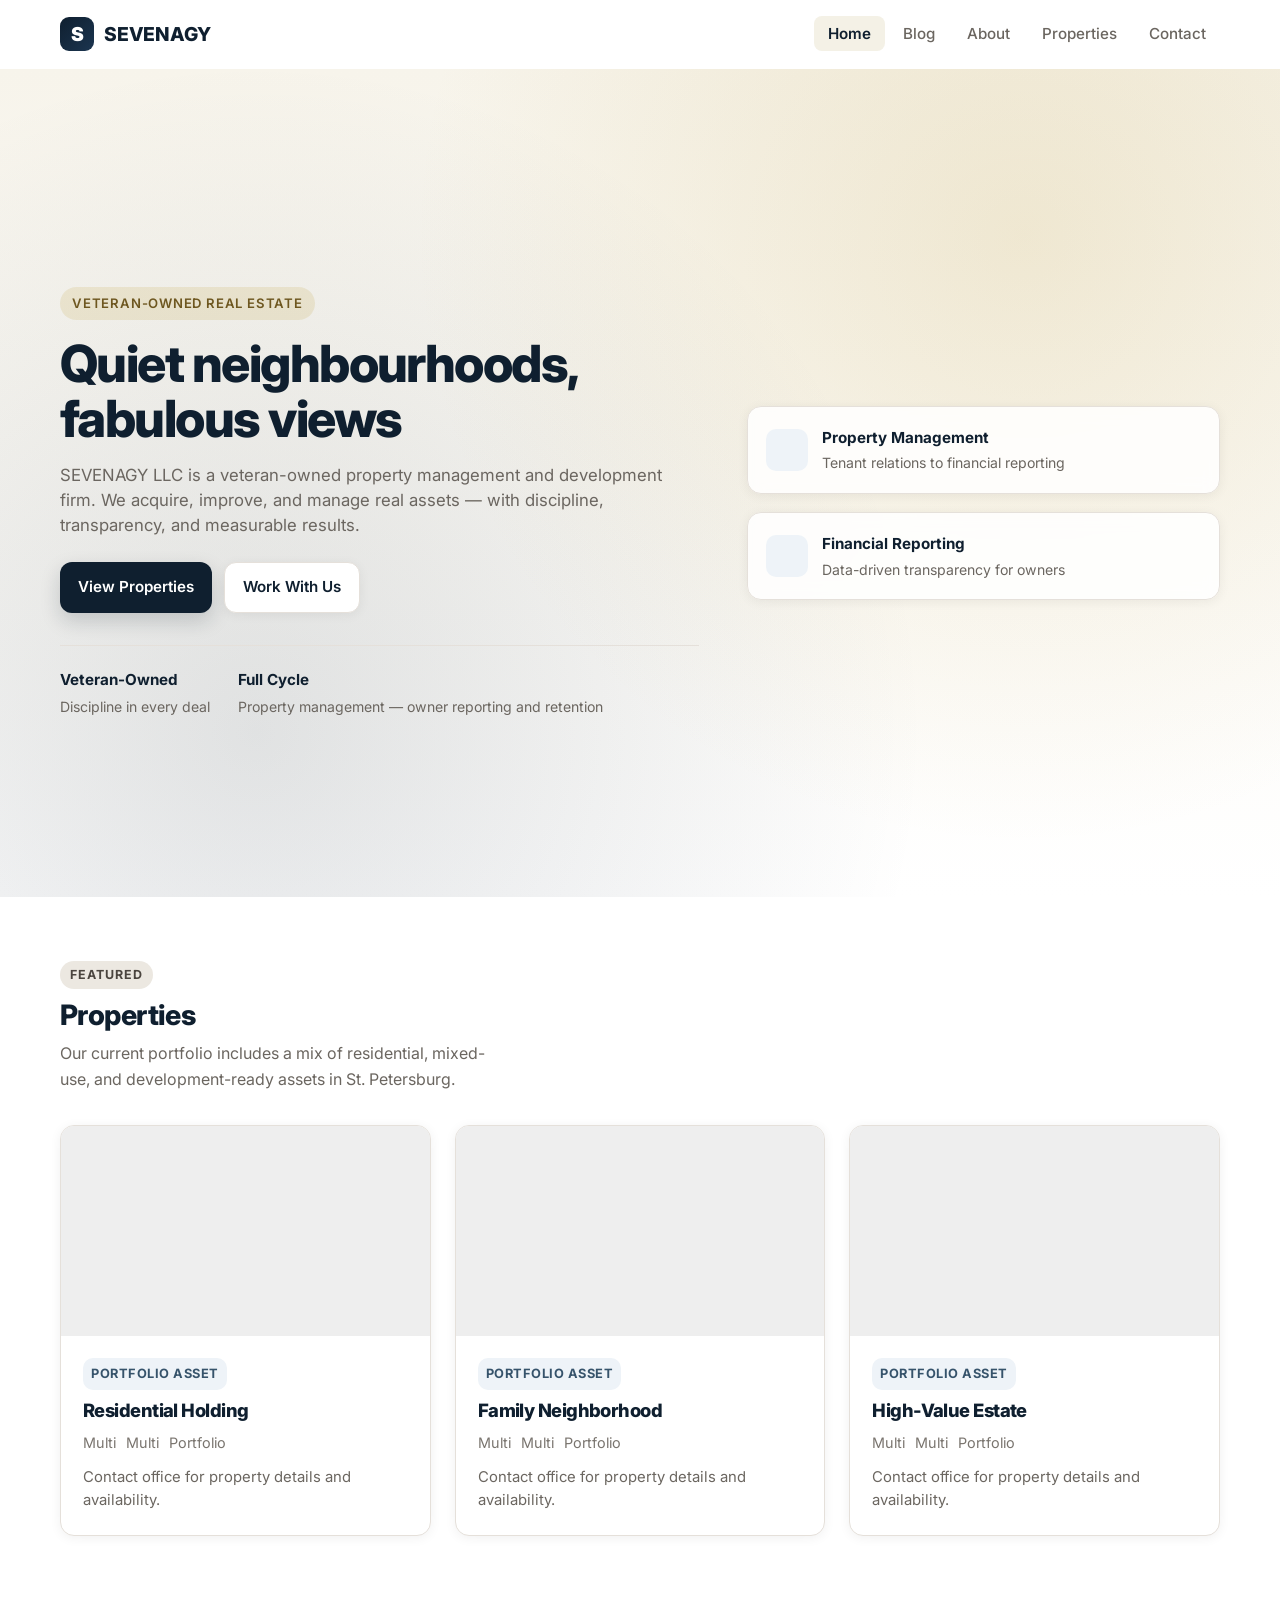
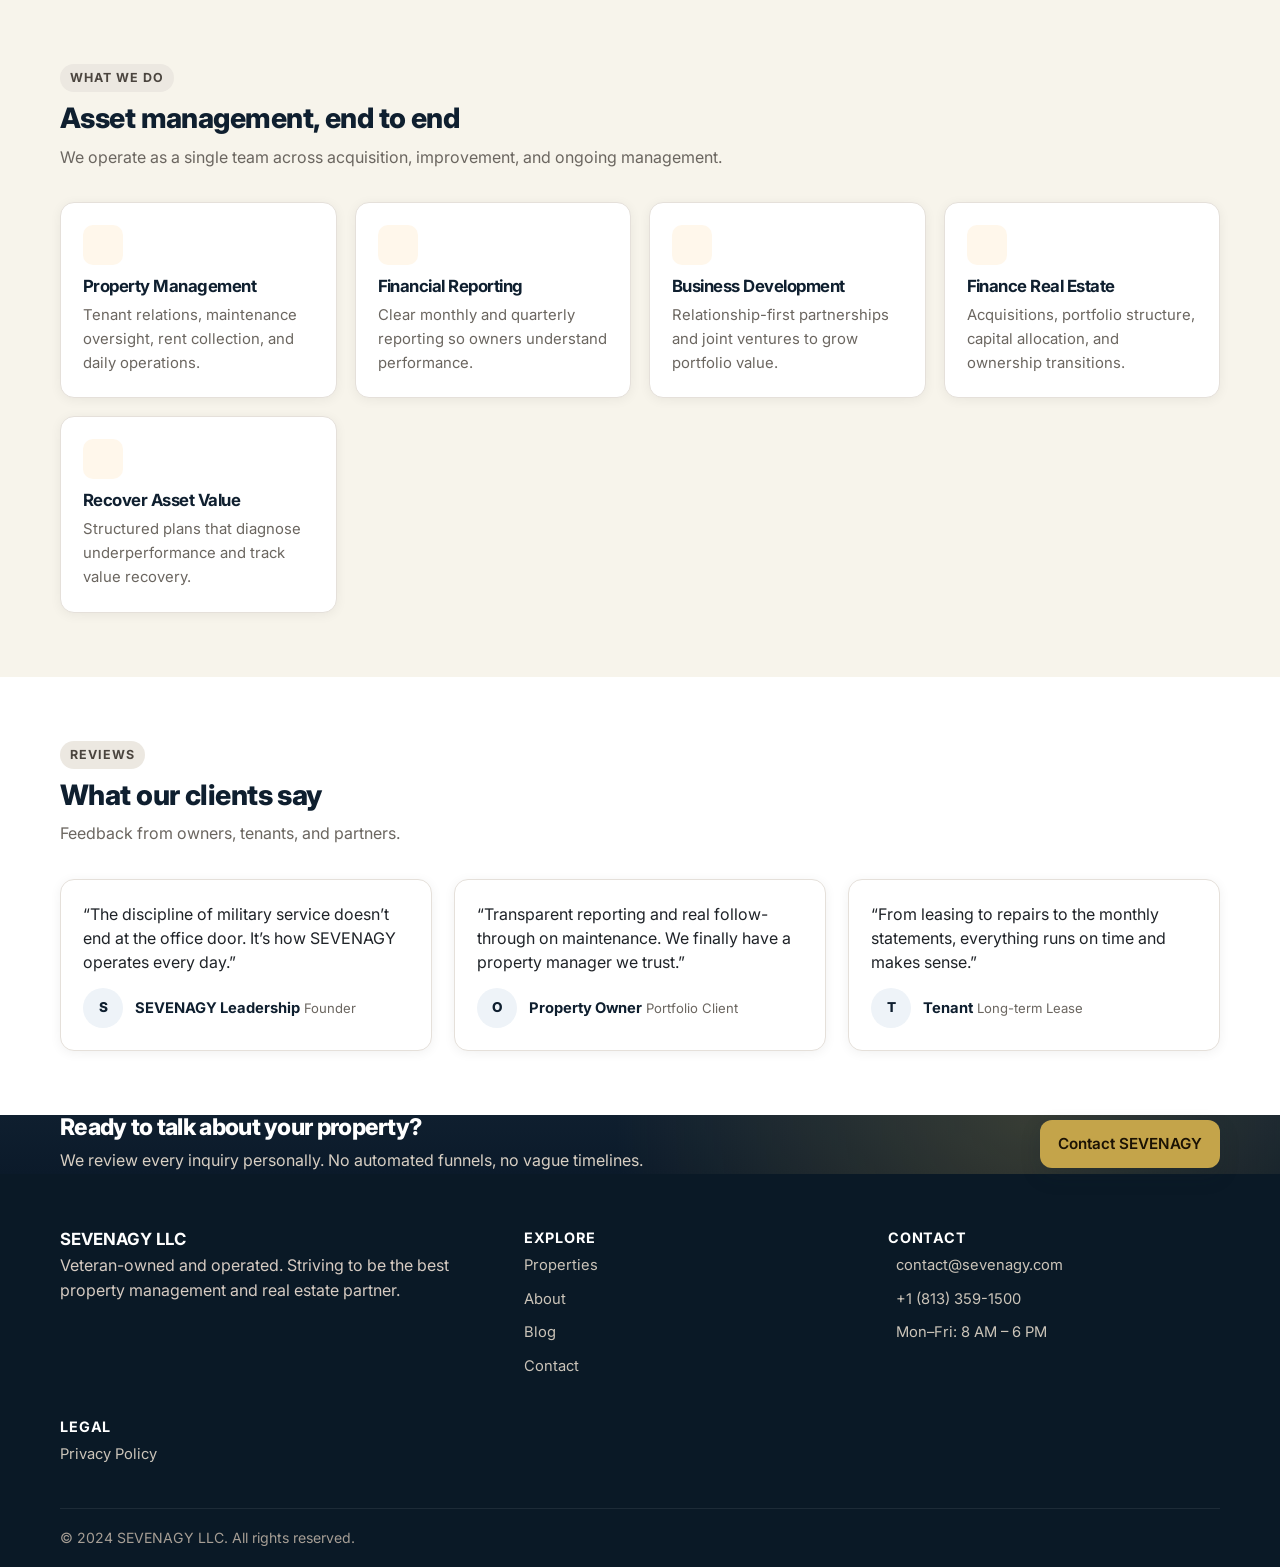
<file: index.html>
<!DOCTYPE html>
<html lang="en">
<head>
  <meta charset="UTF-8">
  <meta name="viewport" content="width=device-width, initial-scale=1.0">
  <title>SEVENAGY LLC — Property & Real Estate</title>
  <link rel="stylesheet" href="css/style.css">
  <link href="https://fonts.googleapis.com/css2?family=Fraunces:opsz,wght,SOFT,WONK,slnt,ital@9..144,700;9..144,800&family=Inter:wght@400;500;600;700;800;900&display=swap" rel="stylesheet">
  <link rel="preconnect" href="https://cdnjs.cloudflare.com">
  <link rel="preconnect" href="https://fonts.googleapis.com">
  <link rel="canonical" href="https://sevenagy.thoangai.fans/">
  <meta name="description" content="SEVENAGY LLC is a veteran-owned property management and real estate firm in St. Petersburg, Florida.">
  <meta property="og:title" content="SEVENAGY LLC — Property & Real Estate">
  <meta property="og:description" content="SEVENAGY LLC is a veteran-owned property management and real estate firm in St. Petersburg, Florida.">
  <meta property="og:url" content="https://sevenagy.thoangai.fans/">
  <meta property="og:type" content="website">
  <meta name="twitter:card" content="summary">
  <link rel="icon" href="favicon.ico">
</head>
<body>
  <a class="skip-link" href="#main">Skip to content</a>
  <main id="main">
  <nav class="nav" id="nav">
    <div class="container nav-inner">
      <a href="index.html" class="logo"><span class="logo-mark">S</span><span>SEVENAGY</span></a>
      <button class="hamburger" id="hamburger" aria-label="Menu"><span></span><span></span><span></span></button>
      <ul class="nav-links" id="navLinks">
        <li><a href="index.html" class="active">Home</a></li>
        <li><a href="blog.html">Blog</a></li>
        <li><a href="about.html">About</a></li>
        <li><a href="properties.html">Properties</a></li>
        <li><a href="contact.html">Contact</a></li>
      </ul>
    </div>
  </nav>

  <header class="hero">
    <div class="container hero-grid">
      <div>
        <span class="hero-kicker reveal">Veteran-Owned Real Estate</span>
        <h1 class="hero-title reveal">Quiet neighbourhoods,<br>fabulous views</h1>
        <p class="hero-sub reveal">SEVENAGY LLC is a veteran-owned property management and development firm. We acquire, improve, and manage real assets — with discipline, transparency, and measurable results.</p>
        <div class="hero-btns reveal">
          <a href="properties.html" class="btn btn-primary">View Properties</a>
          <a href="contact.html" class="btn btn-secondary">Work With Us</a>
        </div>
        <div class="hero-stats reveal">
          <div>
            <span class="hero-stat-num">Veteran-Owned</span>
            <span class="hero-stat-label">Discipline in every deal</span>
          </div>
          <div>
            <span class="hero-stat-num">Full Cycle</span>
            <span class="hero-stat-label">Property management — owner reporting and retention</span>
          </div>
        </div>
      </div>
      <div class="hero-visual reveal">
        <div class="hero-card">
          <div class="hero-card-row">
            <div class="hero-card-icon"><i class="fas fa-building"></i></div>
            <div>
              <strong>Property Management</strong>
              <span>Tenant relations to financial reporting</span>
            </div>
          </div>
        </div>
        <div class="hero-card">
          <div class="hero-card-row">
            <div class="hero-card-icon"><i class="fas fa-file-invoice-dollar"></i></div>
            <div>
              <strong>Financial Reporting</strong>
              <span>Data-driven transparency for owners</span>
            </div>
          </div>
        </div>
      </div>
    </div>
  </header>

  <section class="section">
    <div class="container">
      <div class="section-header reveal">
        <span class="section-tag">Featured</span>
        <h2 class="section-title">Properties</h2>
        <p class="section-sub">Our current portfolio includes a mix of residential, mixed-use, and development-ready assets in St. Petersburg.</p>
      </div>
      <div class="properties-grid stagger">
        <div class="property-card">
          <div class="property-img" style="background-image: url('https://images.unsplash.com/photo-1564013799919-ab600027ffc6?fit=crop&w=800');"></div>
          <div class="property-body">
            <div class="property-price">Portfolio Asset</div>
            <h3 class="property-title">Residential Holding</h3>
            <div class="property-meta"><span><i class="fas fa-bed"></i> Multi</span><span><i class="fas fa-bath"></i> Multi</span><span><i class="fas fa-ruler-combined"></i> Portfolio</span></div>
            <p class="property-address">Contact office for property details and availability.</p>
          </div>
        </div>
        <div class="property-card">
          <div class="property-img" style="background-image: url('https://images.unsplash.com/photo-1600596542815-ffad4c1539a9?fit=crop&w=800');"></div>
          <div class="property-body">
            <div class="property-price">Portfolio Asset</div>
            <h3 class="property-title">Family Neighborhood</h3>
            <div class="property-meta"><span><i class="fas fa-bed"></i> Multi</span><span><i class="fas fa-bath"></i> Multi</span><span><i class="fas fa-ruler-combined"></i> Portfolio</span></div>
            <p class="property-address">Contact office for property details and availability.</p>
          </div>
        </div>
        <div class="property-card">
          <div class="property-img" style="background-image: url('https://images.unsplash.com/photo-1512917774080-9991f1c4c750?fit=crop&w=800');"></div>
          <div class="property-body">
            <div class="property-price">Portfolio Asset</div>
            <h3 class="property-title">High-Value Estate</h3>
            <div class="property-meta"><span><i class="fas fa-bed"></i> Multi</span><span><i class="fas fa-bath"></i> Multi</span><span><i class="fas fa-ruler-combined"></i> Portfolio</span></div>
            <p class="property-address">Contact office for property details and availability.</p>
          </div>
        </div>
      </div>
    </div>
  </section>

  <section class="section alt">
    <div class="container">
      <div class="section-header reveal">
        <span class="section-tag">What We Do</span>
        <h2 class="section-title">Asset management, end to end</h2>
        <p class="section-sub">We operate as a single team across acquisition, improvement, and ongoing management.</p>
      </div>
      <div class="services-grid stagger">
        <div class="service-card">
          <div class="service-icon"><i class="fas fa-building"></i></div>
          <h3>Property Management</h3>
          <p>Tenant relations, maintenance oversight, rent collection, and daily operations.</p>
        </div>
        <div class="service-card">
          <div class="service-icon"><i class="fas fa-file-invoice-dollar"></i></div>
          <h3>Financial Reporting</h3>
          <p>Clear monthly and quarterly reporting so owners understand performance.</p>
        </div>
        <div class="service-card">
          <div class="service-icon"><i class="fas fa-handshake"></i></div>
          <h3>Business Development</h3>
          <p>Relationship-first partnerships and joint ventures to grow portfolio value.</p>
        </div>
        <div class="service-card">
          <div class="service-icon"><i class="fas fa-landmark"></i></div>
          <h3>Finance Real Estate</h3>
          <p>Acquisitions, portfolio structure, capital allocation, and ownership transitions.</p>
        </div>
        <div class="service-card">
          <div class="service-icon"><i class="fas fa-gem"></i></div>
          <h3>Recover Asset Value</h3>
          <p>Structured plans that diagnose underperformance and track value recovery.</p>
        </div>
      </div>
    </div>
  </section>

  <section class="section">
    <div class="container">
      <div class="section-header reveal">
        <span class="section-tag">Reviews</span>
        <h2 class="section-title">What our clients say</h2>
        <p class="section-sub">Feedback from owners, tenants, and partners.</p>
      </div>
      <div class="reviews-grid stagger">
        <div class="review reveal">
          <p>“The discipline of military service doesn’t end at the office door. It’s how SEVENAGY operates every day.”</p>
          <div class="review-author">
            <div class="review-avatar">S</div>
            <div>
              <strong>SEVENAGY Leadership</strong>
              <span>Founder</span>
            </div>
          </div>
        </div>
        <div class="review reveal">
          <p>“Transparent reporting and real follow-through on maintenance. We finally have a property manager we trust.”</p>
          <div class="review-author">
            <div class="review-avatar">O</div>
            <div>
              <strong>Property Owner</strong>
              <span>Portfolio Client</span>
            </div>
          </div>
        </div>
        <div class="review reveal">
          <p>“From leasing to repairs to the monthly statements, everything runs on time and makes sense.”</p>
          <div class="review-author">
            <div class="review-avatar">T</div>
            <div>
              <strong>Tenant</strong>
              <span>Long-term Lease</span>
            </div>
          </div>
        </div>
      </div>
    </div>
  </section>

  <section class="cta">
    <div class="container cta-wrap">
      <div>
        <h2>Ready to talk about your property?</h2>
        <p>We review every inquiry personally. No automated funnels, no vague timelines.</p>
      </div>
      <a href="contact.html" class="btn btn-primary">Contact SEVENAGY</a>
    </div>
  </section>

  </main>
  <footer class="footer">
    <div class="container footer-grid">
      <div class="footer-brand">
        <strong>SEVENAGY LLC</strong>
        <p>Veteran-owned and operated. Striving to be the best property management and real estate partner.</p>
      </div>
      <div class="footer-links">
        <h4>Explore</h4>
        <ul>
          <li><a href="properties.html"><i class="fas fa-chevron-right"></i> Properties</a></li>
          <li><a href="about.html"><i class="fas fa-chevron-right"></i> About</a></li>
          <li><a href="blog.html"><i class="fas fa-chevron-right"></i> Blog</a></li>
          <li><a href="contact.html"><i class="fas fa-chevron-right"></i> Contact</a></li>
        </ul>
      </div>
      <div class="footer-links">
        <h4>Contact</h4>
        <ul>
          <li><i class="fas fa-envelope"></i> contact@sevenagy.com</li>
          <li><i class="fas fa-phone"></i> +1 (813) 359-1500</li>
          <li><i class="fas fa-clock"></i> Mon–Fri: 8 AM – 6 PM</li>
        </ul>
      </div>
      <div class="footer-links">
        <h4>Legal</h4>
        <ul>
          <li><a href="privacy.html">Privacy Policy</a></li>
        </ul>
      </div>
    </div>
    <div class="container footer-bottom">© 2024 SEVENAGY LLC. All rights reserved.</div>
  </footer>
  <script src="js/main.js"></script>
</body>
</html>
</file>
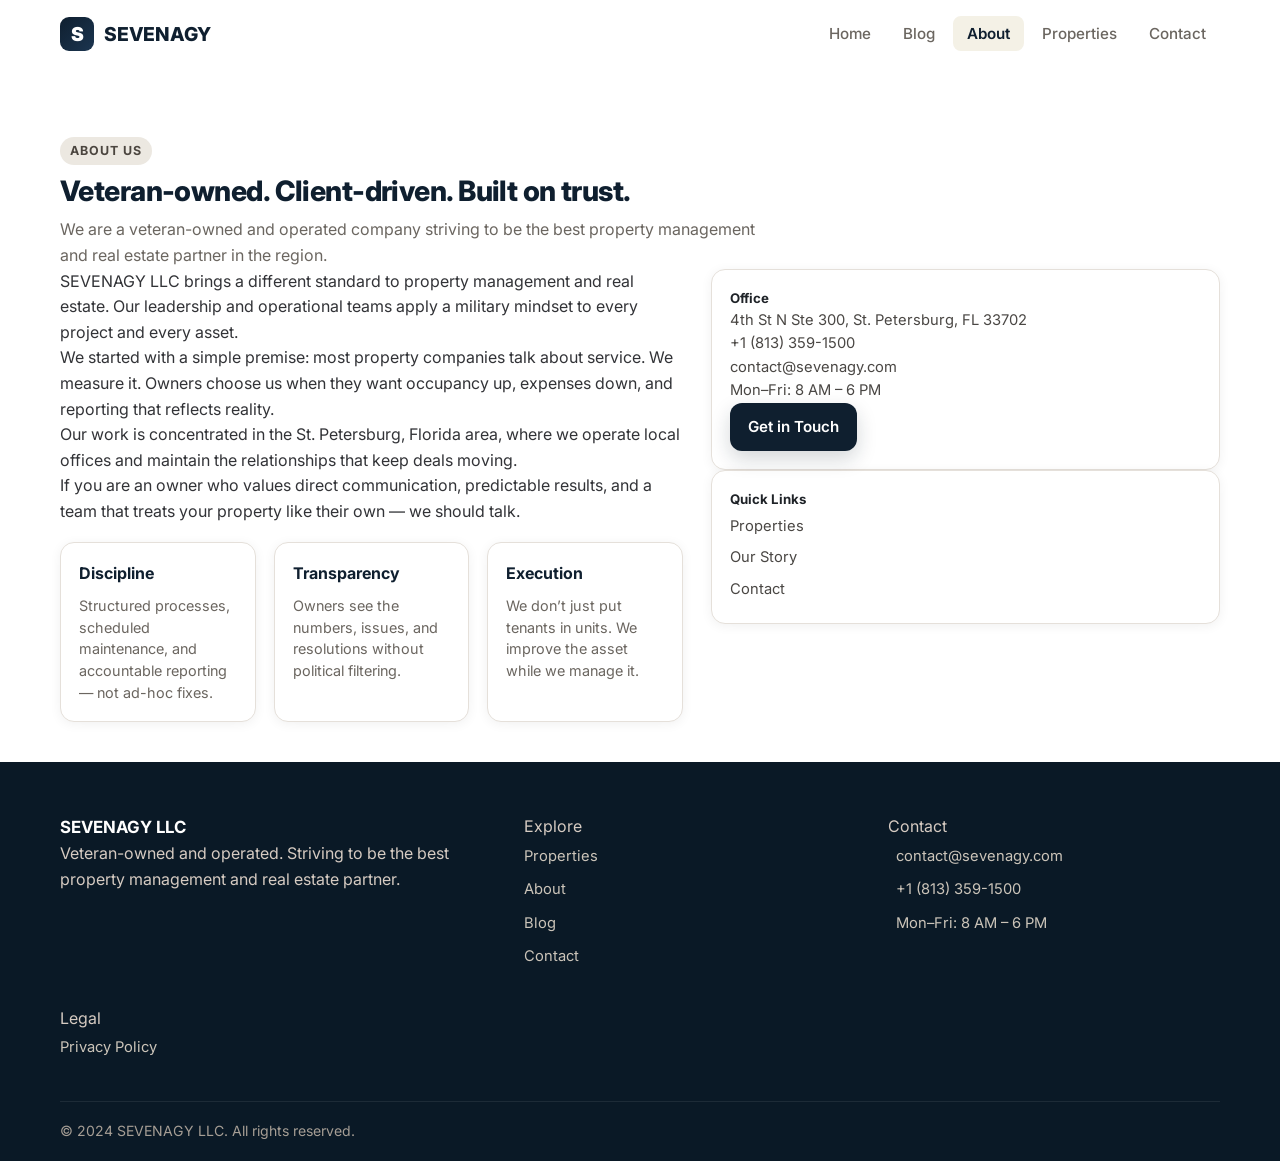
<file: about.html>
<!DOCTYPE html>
<html lang="en">
<head>
  <meta charset="UTF-8">
  <meta name="viewport" content="width=device-width, initial-scale=1.0">
  <title>About — SEVENAGY LLC</title>
  <link rel="stylesheet" href="css/style.css">
  <link href="https://fonts.googleapis.com/css2?family=Fraunces:opsz,wght,SOFT,WONK,slnt,ital@9..144,700;9..144,800&family=Inter:wght@400;500;600;700;800;900&display=swap" rel="stylesheet">
  <link rel="preconnect" href="https://cdnjs.cloudflare.com">
  <link rel="preconnect" href="https://fonts.googleapis.com">
  <link rel="canonical" href="https://sevenagy.thoangai.fans/about.html">
  <meta name="description" content="About SEVENAGY LLC, a veteran-owned property management and real estate firm in St. Petersburg, Florida.">
  <meta property="og:title" content="About — SEVENAGY LLC">
  <meta property="og:description" content="Built on discipline, transparency, and measurable results for property owners.">
  <meta property="og:url" content="https://sevenagy.thoangai.fans/about.html">
  <meta property="og:type" content="website">
  <meta name="twitter:card" content="summary">
  <link rel="icon" href="favicon.ico">
</head>
<body>
  <a class="skip-link" href="#main">Skip to content</a>
  <main id="main">
  <nav class="nav" id="nav">
    <div class="container nav-inner">
      <a href="index.html" class="logo"><span class="logo-mark">S</span><span>SEVENAGY</span></a>
      <button class="hamburger" id="hamburger" aria-label="Menu"><span></span><span></span><span></span></button>
      <ul class="nav-links" id="navLinks">
        <li><a href="index.html">Home</a></li>
        <li><a href="blog.html">Blog</a></li>
        <li><a href="about.html" class="active">About</a></li>
        <li><a href="properties.html">Properties</a></li>
        <li><a href="contact.html">Contact</a></li>
      </ul>
    </div>
  </nav>

  <section class="about-hero">
    <div class="container">
      <span class="section-tag reveal">About Us</span>
      <h1 class="section-title reveal">Veteran-owned. Client-driven. Built on trust.</h1>
      <p class="section-sub reveal" style="max-width:720px">We are a veteran-owned and operated company striving to be the best property management and real estate partner in the region.</p>
      <div class="about-layout reveal">
        <div class="about-main">
          <p>SEVENAGY LLC brings a different standard to property management and real estate. Our leadership and operational teams apply a military mindset to every project and every asset.</p>
          <p>We started with a simple premise: most property companies talk about service. We measure it. Owners choose us when they want occupancy up, expenses down, and reporting that reflects reality.</p>
          <p>Our work is concentrated in the St. Petersburg, Florida area, where we operate local offices and maintain the relationships that keep deals moving.</p>
          <p>If you are an owner who values direct communication, predictable results, and a team that treats your property like their own — we should talk.</p>
          <div class="values-grid stagger">
            <div class="value-card">
              <h4>Discipline</h4>
              <p>Structured processes, scheduled maintenance, and accountable reporting — not ad-hoc fixes.</p>
            </div>
            <div class="value-card">
              <h4>Transparency</h4>
              <p>Owners see the numbers, issues, and resolutions without political filtering.</p>
            </div>
            <div class="value-card">
              <h4>Execution</h4>
              <p>We don’t just put tenants in units. We improve the asset while we manage it.</p>
            </div>
          </div>
        </div>
        <aside class="sidebar">
          <div class="side-card">
            <h5>Office</h5>
            <p><i class="fas fa-map-marker-alt" style="color:var(--navy);margin-top:3px"></i> 4th St N Ste 300, St. Petersburg, FL 33702</p>
            <p><i class="fas fa-phone" style="color:var(--navy);margin-top:3px"></i> +1 (813) 359-1500</p>
            <p><i class="fas fa-envelope"></i> contact@sevenagy.com</p>
            <p><i class="fas fa-clock"></i> Mon–Fri: 8 AM – 6 PM</p>
            <a href="contact.html" class="btn btn-primary btn-block">Get in Touch</a>
          </div>
          <div class="side-card">
            <h5>Quick Links</h5>
            <ul>
              <li><a href="properties.html"><i class="fas fa-chevron-right"></i> Properties</a></li>
              <li><a href="about.html"><i class="fas fa-chevron-right"></i> Our Story</a></li>
              <li><a href="contact.html"><i class="fas fa-chevron-right"></i> Contact</a></li>
            </ul>
          </div>
        </aside>
      </div>
    </div>
  </section>

  </main>
  <footer class="footer">
    <div class="container footer-grid">
      <div class="footer-brand">
        <strong>SEVENAGY LLC</strong>
        <p>Veteran-owned and operated. Striving to be the best property management and real estate partner.</p>
      </div>
      <div class="footer-links">
        <p class="footer-label">Explore</p>
        <ul>
          <li><a href="properties.html"><i class="fas fa-chevron-right"></i> Properties</a></li>
          <li><a href="about.html"><i class="fas fa-chevron-right"></i> About</a></li>
          <li><a href="blog.html"><i class="fas fa-chevron-right"></i> Blog</a></li>
          <li><a href="contact.html"><i class="fas fa-chevron-right"></i> Contact</a></li>
        </ul>
      </div>
      <div class="footer-links">
        <p class="footer-label">Contact</p>
        <ul>
          <li><i class="fas fa-envelope"></i> contact@sevenagy.com</li>
          <li><i class="fas fa-phone"></i> +1 (813) 359-1500</li>
          <li><i class="fas fa-clock"></i> Mon–Fri: 8 AM – 6 PM</li>
        </ul>
      </div>
      <div class="footer-links">
        <p class="footer-label">Legal</p>
        <ul>
          <li><a href="privacy.html">Privacy Policy</a></li>
        </ul>
      </div>
    </div>
    <div class="container footer-bottom">© 2024 SEVENAGY LLC. All rights reserved.</div>
  </footer>
  <script src="js/main.js"></script>
</body>
</html>
</file>
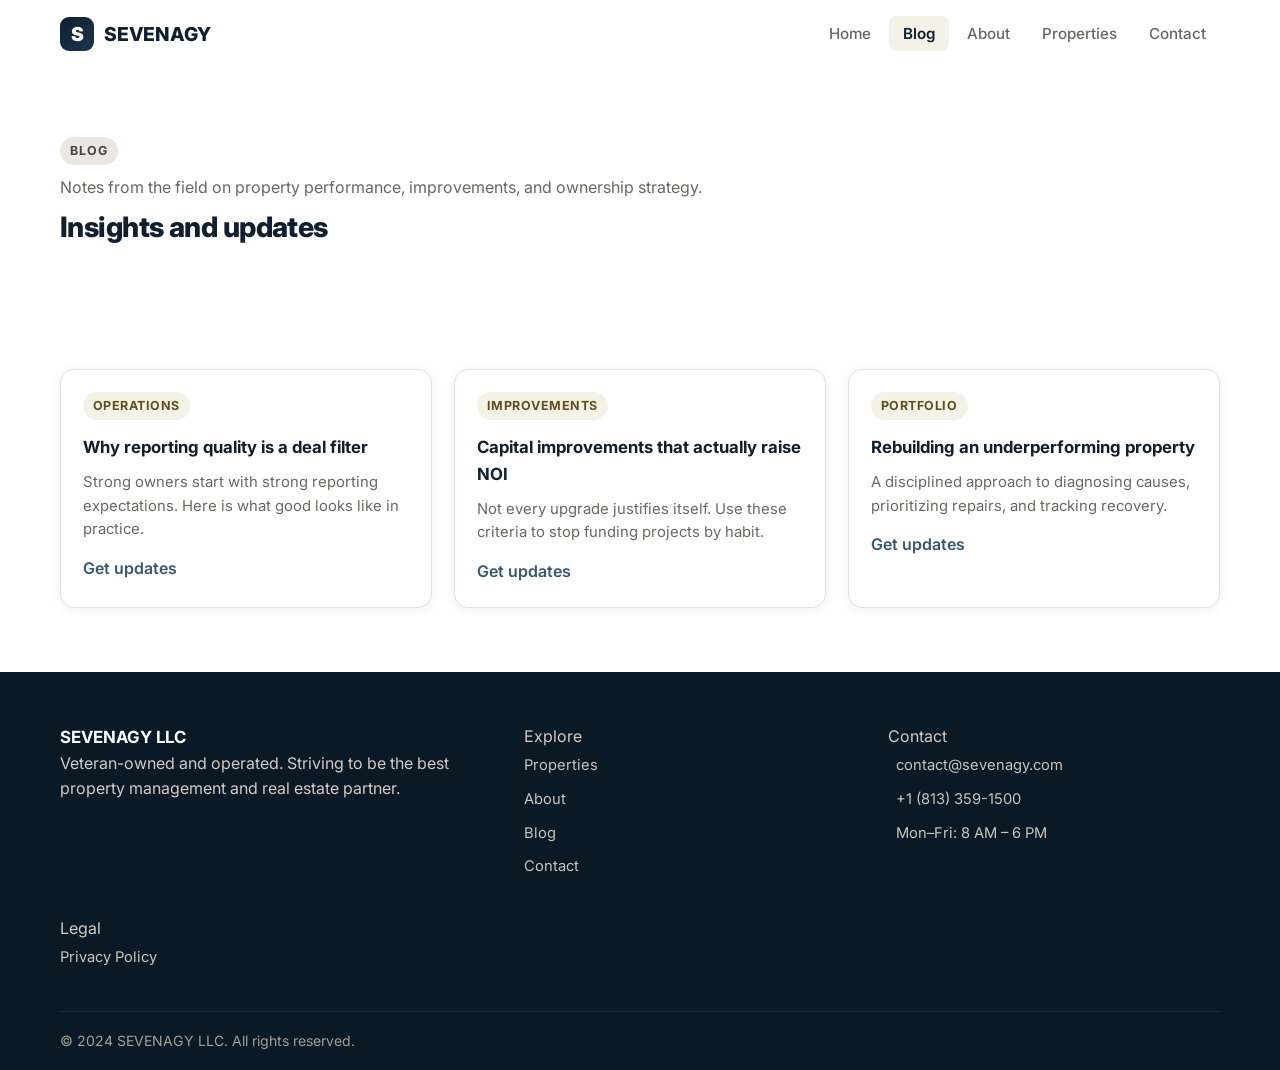
<file: blog.html>
<!DOCTYPE html>
<html lang="en">
<head>
  <meta charset="UTF-8">
  <meta name="viewport" content="width=device-width, initial-scale=1.0">
  <title>Blog — SEVENAGY LLC</title>
  <link rel="stylesheet" href="css/style.css">
  <link href="https://fonts.googleapis.com/css2?family=Fraunces:opsz,wght,SOFT,WONK,slnt,ital@9..144,700;9..144,800&family=Inter:wght@400;500;600;700;800;900&display=swap" rel="stylesheet">
  <link rel="preconnect" href="https://cdnjs.cloudflare.com">
  <link rel="preconnect" href="https://fonts.googleapis.com">
  <link rel="canonical" href="https://sevenagy.com/blog.html">
  <meta name="description" content="Insights on property performance, improvements, and ownership strategy from SEVENAGY LLC in St. Petersburg, Florida.">
  <meta property="og:title" content="Blog — SEVENAGY LLC">
  <meta property="og:description" content="Notes from the field on property performance, improvements, and ownership strategy.">
  <meta property="og:url" content="https://sevenagy.com/blog.html">
  <meta property="og:image" content="https://sevenagy.com/assets/og-blog.jpg">
  <meta property="og:type" content="website">
  <meta name="twitter:card" content="summary">
  <meta name="twitter:title" content="Blog — SEVENAGY LLC">
  <meta name="twitter:description" content="Notes from the field on property performance, improvements, and ownership strategy.">
  <link rel="icon" href="favicon.ico">
</head>
<body>
  <a class="skip-link" href="#main">Skip to content</a>
  <main id="main">
  <nav class="nav" id="nav">
    <div class="container nav-inner">
      <a href="index.html" class="logo"><span class="logo-mark">S</span><span>SEVENAGY</span></a>
      <button class="hamburger" id="hamburger" aria-label="Menu"><span></span><span></span><span></span></button>
      <ul class="nav-links" id="navLinks">
        <li><a href="index.html">Home</a></li>
        <li><a href="blog.html" class="active">Blog</a></li>
        <li><a href="about.html">About</a></li>
        <li><a href="properties.html">Properties</a></li>
        <li><a href="contact.html">Contact</a></li>
      </ul>
    </div>
  </nav>

  <section class="about-hero">
    <div class="container">
      <span class="section-tag reveal">Blog</span>
      <p class="section-sub reveal">Notes from the field on property performance, improvements, and ownership strategy.</p>
      <h1 class="section-title reveal">Insights and updates</h1>
    </div>
  </section>

  <section class="section">
    <div class="container">
      <div class="blog-grid stagger">
        <div class="blog-card">
          <span class="tag">Operations</span>
          <h4>Why reporting quality is a deal filter</h4>
          <p>Strong owners start with strong reporting expectations. Here is what good looks like in practice.</p>
          <a href="contact.html" class="read">Get updates <i class="fas fa-arrow-right" style="font-size:0.75rem"></i></a>
        </div>
        <div class="blog-card">
          <span class="tag">Improvements</span>
          <h4>Capital improvements that actually raise NOI</h4>
          <p>Not every upgrade justifies itself. Use these criteria to stop funding projects by habit.</p>
          <a href="contact.html" class="read">Get updates <i class="fas fa-arrow-right" style="font-size:0.75rem"></i></a>
        </div>
        <div class="blog-card">
          <span class="tag">Portfolio</span>
          <h4>Rebuilding an underperforming property</h4>
          <p>A disciplined approach to diagnosing causes, prioritizing repairs, and tracking recovery.</p>
          <a href="contact.html" class="read">Get updates <i class="fas fa-arrow-right" style="font-size:0.75rem"></i></a>
        </div>
      </div>
    </div>
  </section>

  </main>
  <footer class="footer">
    <div class="container footer-grid">
      <div class="footer-brand">
        <strong>SEVENAGY LLC</strong>
        <p>Veteran-owned and operated. Striving to be the best property management and real estate partner.</p>
      </div>
      <div class="footer-links">
        <p class="footer-label">Explore</p>
        <ul>
          <li><a href="properties.html"><i class="fas fa-chevron-right"></i> Properties</a></li>
          <li><a href="about.html"><i class="fas fa-chevron-right"></i> About</a></li>
          <li><a href="blog.html"><i class="fas fa-chevron-right"></i> Blog</a></li>
          <li><a href="contact.html"><i class="fas fa-chevron-right"></i> Contact</a></li>
        </ul>
      </div>
      <div class="footer-links">
        <p class="footer-label">Contact</p>
        <ul>
          <li><i class="fas fa-envelope"></i> contact@sevenagy.com</li>
          <li><i class="fas fa-phone"></i> +1 (813) 359-1500</li>
          <li><i class="fas fa-clock"></i> Mon–Fri: 8 AM – 6 PM</li>
        </ul>
      </div>
      <div class="footer-links">
        <p class="footer-label">Legal</p>
        <ul>
          <li><a href="privacy.html">Privacy Policy</a></li>
        </ul>
      </div>
    </div>
    <div class="container footer-bottom">© 2024 SEVENAGY LLC. All rights reserved.</div>
  </footer>
  <script src="js/main.js"></script>
</body>
</html>
</file>
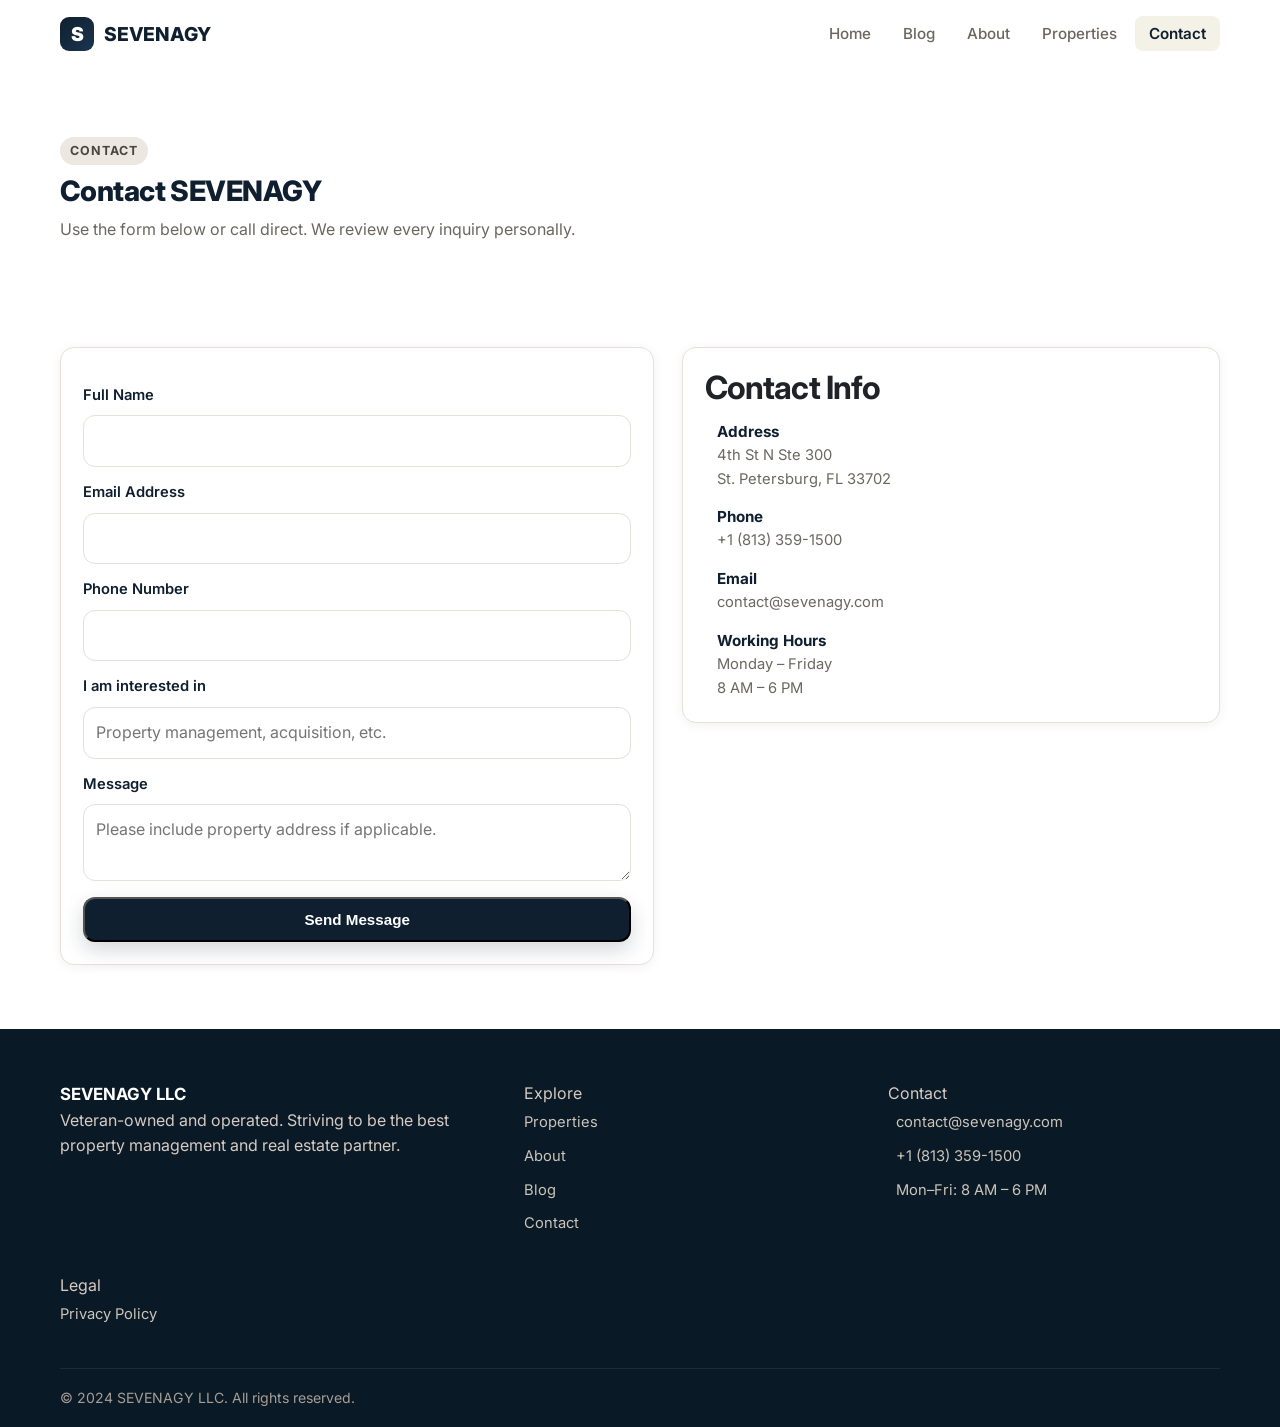
<file: contact.html>
<!DOCTYPE html>
<html lang="en">
<head>
  <meta charset="UTF-8">
  <meta name="viewport" content="width=device-width, initial-scale=1.0">
  <title>Contact — SEVENAGY LLC</title>
  <link rel="stylesheet" href="css/style.css">
  <link href="https://fonts.googleapis.com/css2?family=Fraunces:opsz,wght,SOFT,WONK,slnt,ital@9..144,700;9..144,800&family=Inter:wght@400;500;600;700;800;900&display=swap" rel="stylesheet">
  <link rel="preconnect" href="https://cdnjs.cloudflare.com">
  <link rel="preconnect" href="https://fonts.googleapis.com">
  <link rel="canonical" href="https://sevenagy.thoangai.fans/contact.html">
  <meta name="description" content="Contact SEVENAGY LLC for property management and real estate inquiries in St. Petersburg, Florida.">
  <meta property="og:title" content="Contact — SEVENAGY LLC">
  <meta property="og:description" content="Inquire about property management, acquisitions, and owner reporting.">
  <meta property="og:url" content="https://sevenagy.thoangai.fans/contact.html">
  <meta property="og:type" content="website">
  <meta name="twitter:card" content="summary">
  <link rel="icon" href="favicon.ico">
</head>
<body>
  <a class="skip-link" href="#main">Skip to content</a>
  <main id="main">
  <nav class="nav" id="nav">
    <div class="container nav-inner">
      <a href="index.html" class="logo"><span class="logo-mark">S</span><span>SEVENAGY</span></a>
      <button class="hamburger" id="hamburger" aria-label="Menu"><span></span><span></span><span></span></button>
      <ul class="nav-links" id="navLinks">
        <li><a href="index.html">Home</a></li>
        <li><a href="blog.html">Blog</a></li>
        <li><a href="about.html">About</a></li>
        <li><a href="properties.html">Properties</a></li>
        <li><a href="contact.html" class="active">Contact</a></li>
      </ul>
    </div>
  </nav>

  <section class="about-hero">
    <div class="container">
      <span class="section-tag reveal">Contact</span>
      <h1 class="section-title reveal">Contact SEVENAGY</h1>
      <p class="section-sub reveal" style="max-width:720px">Use the form below or call direct. We review every inquiry personally.</p>
    </div>
  </section>

  <section class="section">
    <div class="container contact-wrap">
      <form class="contact-form reveal" onsubmit="event.preventDefault(); if(!document.getElementById('website').value.trim()){alert('Thanks for contacting SEVENAGY. We will respond during business hours.');}">
        <label for="name">Full Name</label>
        <input type="text" id="name" name="name" required>

        <label for="email">Email Address</label>
        <input type="email" id="email" name="email" required>

        <label for="phone">Phone Number</label>
        <input type="tel" id="phone" name="phone">

        <label for="interest">I am interested in</label>
        <input type="text" id="interest" name="interest" placeholder="Property management, acquisition, etc.">

        <label for="message">Message</label>
        <textarea id="message" name="message" placeholder="Please include property address if applicable." required></textarea>

        <div class="hp" aria-hidden="true" style="position:absolute;left:-9999px;opacity:0;height:0;width:0" tabindex="-1">
          <label for="website">Website</label>
          <input type="text" id="website" name="website" autocomplete="off">
        </div>

        <button type="submit" class="btn btn-primary">Send Message</button>
      </form>
      <div>
        <div class="info-card reveal">
          <h2>Contact Info</h2>
          <div class="info-row">
            <i class="fas fa-map-marker-alt"></i>
            <div>
              <span class="info-strong">Address</span>
              <span class="info-weak">4th St N Ste 300<br>St. Petersburg, FL 33702</span>
            </div>
          </div>
          <div class="info-row">
            <i class="fas fa-phone"></i>
            <div>
              <span class="info-strong">Phone</span>
              <span class="info-weak">+1 (813) 359-1500</span>
            </div>
          </div>
          <div class="info-row">
            <i class="fas fa-envelope"></i>
            <div>
              <span class="info-strong">Email</span>
              <span class="info-weak">contact@sevenagy.com</span>
            </div>
          </div>
          <div class="info-row">
            <i class="fas fa-clock"></i>
            <div>
              <span class="info-strong">Working Hours</span>
              <span class="info-weak">Monday – Friday<br>8 AM – 6 PM</span>
            </div>
          </div>
        </div>
      </div>
    </div>
  </section>

  </main>
  <footer class="footer">
    <div class="container footer-grid">
      <div class="footer-brand">
        <strong>SEVENAGY LLC</strong>
        <p>Veteran-owned and operated. Striving to be the best property management and real estate partner.</p>
      </div>
      <div class="footer-links">
        <p class="footer-label">Explore</p>
        <ul>
          <li><a href="properties.html"><i class="fas fa-chevron-right"></i> Properties</a></li>
          <li><a href="about.html"><i class="fas fa-chevron-right"></i> About</a></li>
          <li><a href="blog.html"><i class="fas fa-chevron-right"></i> Blog</a></li>
          <li><a href="contact.html"><i class="fas fa-chevron-right"></i> Contact</a></li>
        </ul>
      </div>
      <div class="footer-links">
        <p class="footer-label">Contact</p>
        <ul>
          <li><i class="fas fa-envelope"></i> contact@sevenagy.com</li>
          <li><i class="fas fa-phone"></i> +1 (813) 359-1500</li>
          <li><i class="fas fa-clock"></i> Mon–Fri: 8 AM – 6 PM</li>
        </ul>
      </div>
      <div class="footer-links">
        <p class="footer-label">Legal</p>
        <ul>
          <li><a href="privacy.html">Privacy Policy</a></li>
        </ul>
      </div>
    </div>
    <div class="container footer-bottom">© 2024 SEVENAGY LLC. All rights reserved.</div>
  </footer>
  <script src="js/main.js"></script>
</body>
</html>
</file>
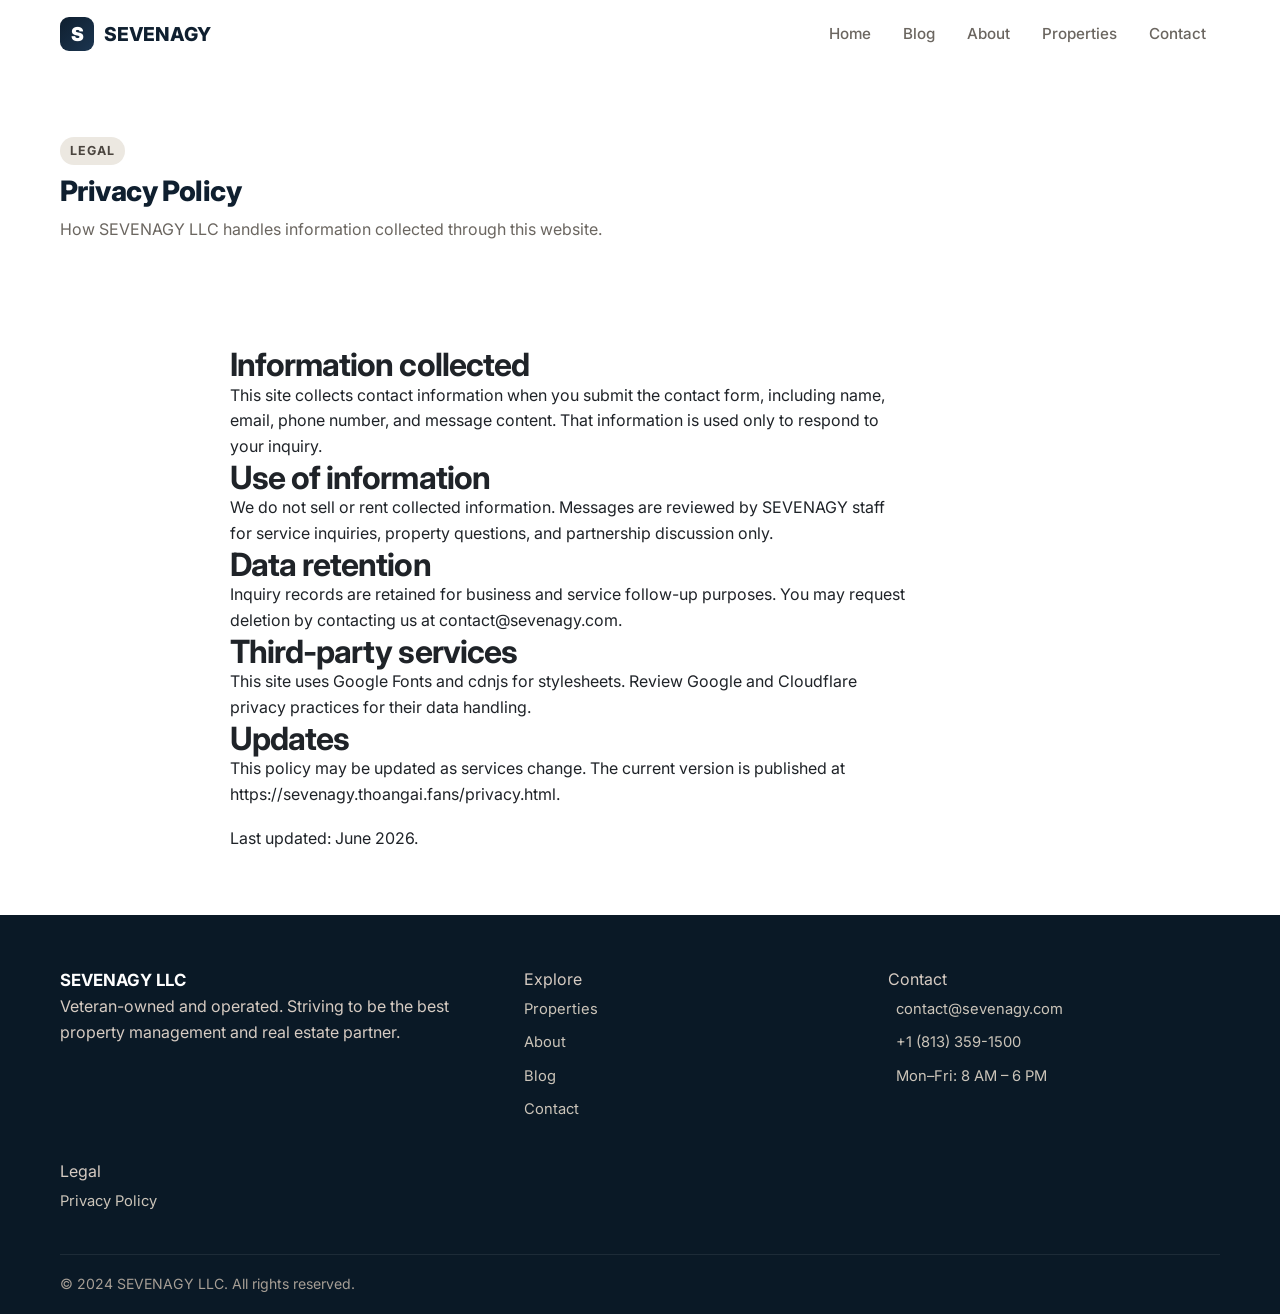
<file: privacy.html>
<!DOCTYPE html>
<html lang="en">
<head>
  <meta charset="UTF-8">
  <meta name="viewport" content="width=device-width, initial-scale=1.0">
  <title>Privacy Policy — SEVENAGY LLC</title>
  <link rel="stylesheet" href="css/style.css">
  <link href="https://fonts.googleapis.com/css2?family=Fraunces:opsz,wght,SOFT,WONK,slnt,ital@9..144,700;9..144,800&family=Inter:wght@400;500;600;700;800;900&display=swap" rel="stylesheet">
  <link rel="preconnect" href="https://cdnjs.cloudflare.com">
  <link rel="preconnect" href="https://fonts.googleapis.com">
  <link rel="canonical" href="https://sevenagy.thoangai.fans/privacy.html">
  <meta name="description" content="Privacy policy for SEVENAGY LLC. Learn how your information is collected, used, and protected.">
  <meta property="og:title" content="Privacy Policy — SEVENAGY LLC">
  <meta property="og:description" content="Privacy policy for SEVENAGY LLC.">
  <meta property="og:url" content="https://sevenagy.thoangai.fans/privacy.html">
  <meta property="og:type" content="website">
  <link rel="icon" href="favicon.ico">
</head>
<body>
  <a class="skip-link" href="#main">Skip to content</a>
  <main id="main">
  <nav class="nav" id="nav">
    <div class="container nav-inner">
      <a href="index.html" class="logo"><span class="logo-mark">S</span><span>SEVENAGY</span></a>
      <button class="hamburger" id="hamburger" aria-label="Menu"><span></span><span></span><span></span></button>
      <ul class="nav-links" id="navLinks">
        <li><a href="index.html">Home</a></li>
        <li><a href="blog.html">Blog</a></li>
        <li><a href="about.html">About</a></li>
        <li><a href="properties.html">Properties</a></li>
        <li><a href="contact.html">Contact</a></li>
      </ul>
    </div>
  </nav>

  <section class="about-hero">
    <div class="container">
      <span class="section-tag">Legal</span>
      <h1 class="section-title">Privacy Policy</h1>
      <p class="section-sub" style="max-width:720px">How SEVENAGY LLC handles information collected through this website.</p>
    </div>
  </section>

  <section class="section">
    <div class="container" style="max-width:820px">
      <h2>Information collected</h2>
      <p>This site collects contact information when you submit the contact form, including name, email, phone number, and message content. That information is used only to respond to your inquiry.</p>
      <h2>Use of information</h2>
      <p>We do not sell or rent collected information. Messages are reviewed by SEVENAGY staff for service inquiries, property questions, and partnership discussion only.</p>
      <h2>Data retention</h2>
      <p>Inquiry records are retained for business and service follow-up purposes. You may request deletion by contacting us at contact@sevenagy.com.</p>
      <h2>Third-party services</h2>
      <p>This site uses Google Fonts and cdnjs for stylesheets. Review Google and Cloudflare privacy practices for their data handling.</p>
      <h2>Updates</h2>
      <p>This policy may be updated as services change. The current version is published at https://sevenagy.thoangai.fans/privacy.html.</p>
      <p style="margin-top:18px">Last updated: June 2026.</p>
    </div>
  </section>

  </main>
  <footer class="footer">
    <div class="container footer-grid">
      <div class="footer-brand">
        <strong>SEVENAGY LLC</strong>
        <p>Veteran-owned and operated. Striving to be the best property management and real estate partner.</p>
      </div>
      <div class="footer-links">
        <p class="footer-label">Explore</p>
        <ul>
          <li><a href="properties.html"><i class="fas fa-chevron-right"></i> Properties</a></li>
          <li><a href="about.html"><i class="fas fa-chevron-right"></i> About</a></li>
          <li><a href="blog.html"><i class="fas fa-chevron-right"></i> Blog</a></li>
          <li><a href="contact.html"><i class="fas fa-chevron-right"></i> Contact</a></li>
        </ul>
      </div>
      <div class="footer-links">
        <p class="footer-label">Contact</p>
        <ul>
          <li><i class="fas fa-envelope"></i> contact@sevenagy.com</li>
          <li><i class="fas fa-phone"></i> +1 (813) 359-1500</li>
          <li><i class="fas fa-clock"></i> Mon–Fri: 8 AM – 6 PM</li>
        </ul>
      </div>
      <div class="footer-links">
        <p class="footer-label">Legal</p>
        <ul>
          <li><a href="privacy.html">Privacy Policy</a></li>
        </ul>
      </div>
    </div>
    <div class="container footer-bottom">© 2024 SEVENAGY LLC. All rights reserved.</div>
  </footer>
  <script src="js/main.js"></script>
</body>
</html>
</file>
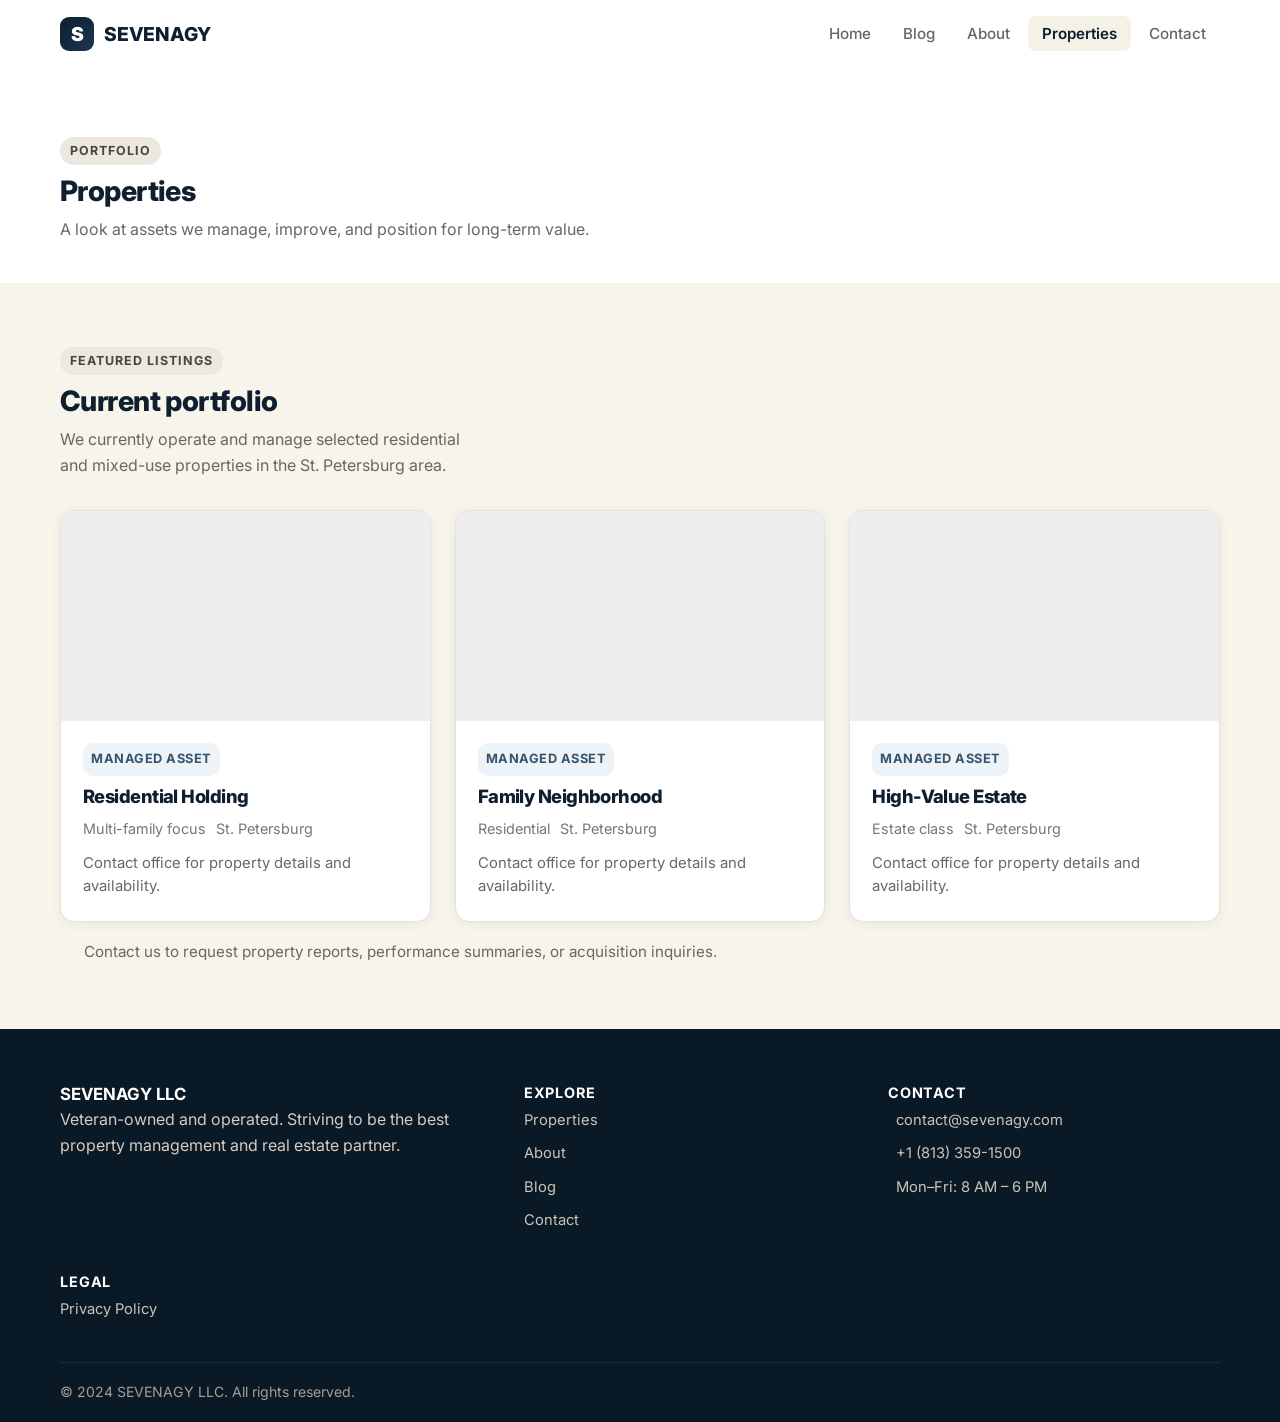
<file: properties.html>
<!DOCTYPE html>
<html lang="en">
<head>
  <meta charset="UTF-8">
  <meta name="viewport" content="width=device-width, initial-scale=1.0">
  <title>Properties — SEVENAGY LLC</title>
  <link rel="stylesheet" href="css/style.css">
  <link href="https://fonts.googleapis.com/css2?family=Fraunces:opsz,wght,SOFT,WONK,slnt,ital@9..144,700;9..144,800&family=Inter:wght@400;500;600;700;800;900&display=swap" rel="stylesheet">
  <link rel="preconnect" href="https://cdnjs.cloudflare.com">
  <link rel="preconnect" href="https://fonts.googleapis.com">
  <link rel="canonical" href="https://sevenagy.thoangai.fans/properties.html">
  <meta name="description" content="SEVENAGY property portfolio in St. Petersburg. Managed residential and mixed-use assets with owner-level transparency.">
  <meta property="og:title" content="Properties — SEVENAGY LLC">
  <meta property="og:description" content="Browse managed property assets in St. Petersburg with full-cycle ownership support.">
  <meta property="og:url" content="https://sevenagy.thoangai.fans/properties.html">
  <meta property="og:type" content="website">
  <meta name="twitter:card" content="summary">
  <link rel="icon" href="favicon.ico">
</head>
<body>
  <a class="skip-link" href="#main">Skip to content</a>
  <main id="main">
  <nav class="nav" id="nav">
    <div class="container nav-inner">
      <a href="index.html" class="logo"><span class="logo-mark">S</span><span>SEVENAGY</span></a>
      <button class="hamburger" id="hamburger" aria-label="Menu"><span></span><span></span><span></span></button>
      <ul class="nav-links" id="navLinks">
        <li><a href="index.html">Home</a></li>
        <li><a href="blog.html">Blog</a></li>
        <li><a href="about.html">About</a></li>
        <li><a href="properties.html" class="active">Properties</a></li>
        <li><a href="contact.html">Contact</a></li>
      </ul>
    </div>
  </nav>

  <section class="about-hero">
    <div class="container">
      <span class="section-tag">Portfolio</span>
      <h1 class="section-title">Properties</h1>
      <p class="section-sub">A look at assets we manage, improve, and position for long-term value.</p>
    </div>
  </section>

  <section class="section alt">
    <div class="container">
      <div class="section-header reveal">
        <span class="section-tag">Featured Listings</span>
        <h2 class="section-title">Current portfolio</h2>
        <p class="section-sub">We currently operate and manage selected residential and mixed-use properties in the St. Petersburg area.</p>
      </div>
      <div class="properties-grid stagger">
        <div class="property-card">
          <div class="property-img" style="background-image: url('https://images.unsplash.com/photo-1564013799919-ab600027ffc6?fit=crop&w=800');"></div>
          <div class="property-body">
            <div class="property-price">Managed Asset</div>
            <h3 class="property-title">Residential Holding</h3>
            <div class="property-meta"><span><i class="fas fa-building"></i> Multi-family focus</span><span><i class="fas fa-map"></i> St. Petersburg</span></div>
            <p class="property-address">Contact office for property details and availability.</p>
          </div>
        </div>
        <div class="property-card">
          <div class="property-img" style="background-image: url('https://images.unsplash.com/photo-1600596542815-ffad4c1539a9?fit=crop&w=800');"></div>
          <div class="property-body">
            <div class="property-price">Managed Asset</div>
            <h3 class="property-title">Family Neighborhood</h3>
            <div class="property-meta"><span><i class="fas fa-building"></i> Residential</span><span><i class="fas fa-map"></i> St. Petersburg</span></div>
            <p class="property-address">Contact office for property details and availability.</p>
          </div>
        </div>
        <div class="property-card">
          <div class="property-img" style="background-image: url('https://images.unsplash.com/photo-1512917774080-9991f1c4c750?fit=crop&w=800');"></div>
          <div class="property-body">
            <div class="property-price">Managed Asset</div>
            <h3 class="property-title">High-Value Estate</h3>
            <div class="property-meta"><span><i class="fas fa-building"></i> Estate class</span><span><i class="fas fa-map"></i> St. Petersburg</span></div>
            <p class="property-address">Contact office for property details and availability.</p>
          </div>
        </div>
      </div>
      <p style="text-align:center; margin-top:18px; color:var(--muted); font-size:0.95rem">Contact us to request property reports, performance summaries, or acquisition inquiries.</p>
    </div>
  </section>

  </main>
  <footer class="footer">
    <div class="container footer-grid">
      <div class="footer-brand">
        <strong>SEVENAGY LLC</strong>
        <p>Veteran-owned and operated. Striving to be the best property management and real estate partner.</p>
      </div>
      <div class="footer-links">
        <h4>Explore</h4>
        <ul>
          <li><a href="properties.html"><i class="fas fa-chevron-right"></i> Properties</a></li>
          <li><a href="about.html"><i class="fas fa-chevron-right"></i> About</a></li>
          <li><a href="blog.html"><i class="fas fa-chevron-right"></i> Blog</a></li>
          <li><a href="contact.html"><i class="fas fa-chevron-right"></i> Contact</a></li>
        </ul>
      </div>
      <div class="footer-links">
        <h4>Contact</h4>
        <ul>
          <li><i class="fas fa-envelope"></i> contact@sevenagy.com</li>
          <li><i class="fas fa-phone"></i> +1 (813) 359-1500</li>
          <li><i class="fas fa-clock"></i> Mon–Fri: 8 AM – 6 PM</li>
        </ul>
      </div>
      <div class="footer-links">
        <h4>Legal</h4>
        <ul>
          <li><a href="privacy.html">Privacy Policy</a></li>
        </ul>
      </div>
    </div>
    <div class="container footer-bottom">© 2024 SEVENAGY LLC. All rights reserved.</div>
  </footer>
  <script src="js/main.js"></script>
</body>
</html>
</file>
<file: css/style.css>
/* SEVENAGY — Navy/Gold clean property theme */

:root {
  --navy: #0f1f2f;
  --gold: #c4a44a;
  --gold-light: #f4f1e6;
  --cream: #faf8f3;
  --text: #1f2328;
  --muted: #6b6660;
  --border: #e5e0da;
  --white: #ffffff;
  --shadow: 0 2px 12px rgba(0,0,0,0.06);
  --radius: 14px;
  --max: 1160px;
}

* { margin: 0; padding: 0; box-sizing: border-box; }
html { scroll-behavior: smooth; }
body {
  font-family: 'Inter', -apple-system, BlinkMacSystemFont, 'Segoe UI', Roboto, sans-serif;
  color: var(--text);
  background: var(--white);
  -webkit-font-smoothing: antialiased;
  -moz-osx-font-smoothing: grayscale;
  line-height: 1.6;
a { color: inherit; text-decoration: none; }
img { max-width: 100%; height: auto; }
ul { list-style: none; }
.container {
  width: min(var(--max), 92%);
  margin: 0 auto;
}
.skip-link {
  position: absolute;
  left: -9999px;
  top: auto;
  width: 1px;
  height: 1px;
  overflow: hidden;
}
.skip-link:focus {
  position: fixed;
  left: 16px;
  top: 16px;
  width: auto;
  height: auto;
  padding: 10px 14px;
  background: var(--navy);
  color: var(--white);
  border-radius: 10px;
  z-index: 9999;
}

.nav {
  position: sticky;
  top: 0;
  z-index: 999;
  background: rgba(255,255,255,0.88);
  backdrop-filter: blur(12px);
  -webkit-backdrop-filter: blur(12px);
  border-bottom: 1px solid transparent;
  transition: border-color .2s, box-shadow .2s;
}
.nav.scrolled {
  border-color: var(--border);
  box-shadow: 0 1px 6px rgba(0,0,0,0.04);
}
.nav-inner {
  display: flex;
  align-items: center;
  justify-content: space-between;
  height: 68px;
}
.logo {
  display: inline-flex;
  align-items: center;
  gap: 10px;
  font-weight: 800;
  font-size: 1.2rem;
  color: var(--navy);
  letter-spacing: -0.01em;
}
.logo-mark {
  display: grid;
  place-items: center;
  width: 34px;
  height: 34px;
  color: var(--white);
  background: linear-gradient(135deg, var(--navy), #1b3550);
  border-radius: 9px;
  font-weight: 900;
}
.nav-links {
  display: flex;
  align-items: center;
  gap: 4px;
}
.nav-links a {
  padding: 8px 14px;
  border-radius: 8px;
  font-weight: 500;
  font-size: 0.95rem;
  color: var(--muted);
  transition: background .15s, color .15s;
}
.nav-links a:hover { color: var(--text); background: #f5f2ed; }
.nav-links a.active { color: var(--navy); background: var(--gold-light); font-weight: 600; }
.hamburger {
  display: none;
  background: none;
  border: none;
  cursor: pointer;
  padding: 6px;
  flex-direction: column;
  gap: 5px;
}
.hamburger span {
  display: block;
  width: 24px;
  height: 2px;
  background: var(--text);
  border-radius: 2px;
  transition: transform .2s, opacity .2s;
}

.hero {
  position: relative;
  min-height: 92vh;
  display: grid;
  place-items: center;
  padding: 120px 0 80px;
  background:
    radial-gradient(circle at 80% 20%, rgba(196,164,74,0.18), transparent 50%),
    radial-gradient(circle at 20% 80%, rgba(15,31,47,0.12), transparent 55%),
    linear-gradient(180deg, #f7f4eb 0%, #ffffff 100%);
}
.hero-grid {
  display: grid;
  grid-template-columns: 1.15fr 0.85fr;
  gap: 48px;
  align-items: center;
}
.hero-kicker {
  display: inline-block;
  padding: 6px 12px;
  border-radius: 999px;
  background: rgba(196,164,74,0.18);
  color: #6e5720;
  font-size: 0.82rem;
  font-weight: 600;
  letter-spacing: 0.06em;
  text-transform: uppercase;
  margin-bottom: 16px;
}
.hero-title {
  font-size: clamp(2.2rem, 4.2vw, 3.2rem);
  font-weight: 800;
  line-height: 1.08;
  color: var(--navy);
  letter-spacing: -0.03em;
}
.hero-sub {
  margin-top: 18px;
  color: var(--muted);
  font-size: 1.05rem;
  max-width: 560px;
}
.hero-btns {
  display: flex;
  gap: 12px;
  margin-top: 24px;
  flex-wrap: wrap;
}
.btn {
  display: inline-flex;
  align-items: center;
  justify-content: center;
  gap: 8px;
  padding: 12px 18px;
  border-radius: 12px;
  font-weight: 600;
  font-size: 0.95rem;
}
.btn-primary {
  background: var(--navy);
  color: var(--white);
  box-shadow: 0 8px 20px rgba(15,31,47,0.18);
}
.btn-secondary {
  background: var(--white);
  color: var(--navy);
  border: 1px solid var(--border);
  box-shadow: var(--shadow);
}
.hero-stats {
  display: flex;
  gap: 28px;
  margin-top: 32px;
  padding-top: 22px;
  border-top: 1px solid var(--border);
}
.hero-stat-num {
  display: block;
  color: var(--navy);
  font-weight: 700;
  font-size: 0.95rem;
}
.hero-stat-label {
  display: block;
  color: var(--muted);
  font-size: 0.88rem;
  margin-top: 4px;
}
.hero-visual {
  display: flex;
  flex-direction: column;
  gap: 18px;
}
.hero-card {
  background: rgba(255,255,255,0.85);
  backdrop-filter: blur(8px);
  border: 1px solid var(--border);
  box-shadow: var(--shadow);
  border-radius: var(--radius);
  padding: 18px;
}
.hero-card-row {
  display: flex;
  align-items: center;
  gap: 14px;
}
.hero-card-icon {
  width: 42px;
  height: 42px;
  display: grid;
  place-items: center;
  border-radius: 10px;
  background: #eef3f8;
  color: var(--navy);
  font-size: 1.1rem;
}
.hero-card strong { color: var(--navy); font-size: 0.95rem; }
.hero-card span { display: block; color: var(--muted); font-size: 0.88rem; margin-top: 2px; }

.section { padding: 64px 0; }
.section.alt { background: #f7f4eb; }
.section-header { max-width: 760px; margin-bottom: 32px; }
.section-tag {
  display: inline-block;
  padding: 4px 10px;
  border-radius: 999px;
  background: #ece8e1;
  color: #4b453f;
  font-size: 0.78rem;
  font-weight: 700;
  letter-spacing: 0.08em;
  text-transform: uppercase;
}
.section-title {
  margin-top: 10px;
  font-size: clamp(1.5rem, 2.2vw, 2rem);
  color: var(--navy);
  font-weight: 800;
  line-height: 1.15;
  letter-spacing: -0.02em;
}
.section-sub { margin-top: 10px; color: var(--muted); }

.properties-grid {
  display: grid;
  grid-template-columns: repeat(auto-fit, minmax(260px, 1fr));
  gap: 24px;
}
.property-card {
  background: #ffffff;
  border-radius: var(--radius);
  overflow: hidden;
  border: 1px solid var(--border);
  box-shadow: var(--shadow);
}
.property-img {
  height: 210px;
  background-size: cover;
  background-position: center;
  background-color: #eee;
  position: relative;
}
.property-body { padding: 22px; }
.property-price {
  display: inline-block;
  padding: 6px 8px;
  border-radius: 10px;
  background: #eef3f8;
  color: #36536b;
  font-size: 0.8rem;
  font-weight: 700;
  text-transform: uppercase;
  letter-spacing: 0.04em;
}
.property-title {
  margin-top: 10px;
  color: var(--navy);
  font-size: 1.15rem;
  font-weight: 800;
}
.property-meta {
  display: flex;
  gap: 10px;
  margin-top: 10px;
  color: #7a756f;
  font-size: 0.9rem;
}
.property-meta i { color: #a08c72; }
.property-address {
  margin-top: 12px;
  color: var(--muted);
  font-size: 0.93rem;
}

.services-grid {
  display: grid;
  grid-template-columns: repeat(auto-fit, minmax(220px, 1fr));
  gap: 18px;
  margin-top: 24px;
}
.service-card {
  background: #ffffff;
  border-radius: var(--radius);
  padding: 22px;
  border: 1px solid var(--border);
  box-shadow: var(--shadow);
}
.service-icon {
  width: 40px;
  height: 40px;
  display: grid;
  place-items: center;
  border-radius: 10px;
  background: #fff7eb;
  color: var(--gold);
  margin-bottom: 12px;
}
.service-card h3 { color: var(--navy); font-size: 1.05rem; }
.service-card p { margin-top: 8px; color: var(--muted); font-size: 0.93rem; }

.reviews-grid {
  display: grid;
  grid-template-columns: repeat(auto-fit, minmax(260px, 1fr));
  gap: 22px;
  margin-top: 28px;
}
.review {
  background: #ffffff;
  border-radius: var(--radius);
  padding: 22px;
  border: 1px solid var(--border);
  box-shadow: var(--shadow);
}
.review p { color: var(--text); font-size: 1rem; line-height: 1.5; }
.review-author {
  display: flex;
  align-items: center;
  gap: 12px;
  margin-top: 14px;
}
.review-avatar {
  width: 40px;
  height: 40px;
  border-radius: 999px;
  background: #eef3f8;
  color: var(--navy);
  display: grid;
  place-items: center;
  font-weight: 800;
  font-size: 0.85rem;
}
.review-author strong { color: var(--navy); font-size: 0.92rem; }
.review-author span { color: var(--muted); font-size: 0.82rem; }

.blog-grid { display: grid; grid-template-columns: repeat(auto-fit, minmax(260px, 1fr)); gap: 22px; margin-top: 22px; }
.blog-card {
  background: #ffffff;
  border-radius: var(--radius);
  padding: 22px;
  border: 1px solid var(--border);
  box-shadow: var(--shadow);
}
.blog-card .tag {
  display: inline-block;
  padding: 4px 10px;
  border-radius: 999px;
  background: var(--gold-light);
  color: #614f1e;
  font-size: 0.78rem;
  font-weight: 700;
  letter-spacing: 0.04em;
  text-transform: uppercase;
}
.blog-card h4 { margin-top: 14px; color: var(--navy); font-size: 1.05rem; }
.blog-card p { margin-top: 10px; color: var(--muted); font-size: 0.93rem; }
.blog-card .read {
  display: inline-flex;
  align-items: center;
  gap: 6px;
  margin-top: 14px;
  color: #37586f;
  font-weight: 600;
}

.about-hero { padding: 68px 0 40px; }
.about-layout {
  display: grid;
  grid-template-columns: 1.1fr 0.9fr;
  gap: 28px;
  align-items: start;
}
.about-main p { color: #323337; }
.values-grid {
  display: grid;
  grid-template-columns: repeat(auto-fit, minmax(180px, 1fr));
  gap: 18px;
  margin-top: 18px;
}
.value-card {
  background: #ffffff;
  border-radius: var(--radius);
  padding: 18px;
  border: 1px solid var(--border);
  box-shadow: var(--shadow);
}
.value-card h4 { color: var(--navy); font-size: 1rem; }
.value-card p { color: var(--muted); font-size: 0.9rem; margin-top: 8px; line-height: 1.5; }
.side-card {
  background: #ffffff;
  border-radius: var(--radius);
  padding: 18px;
  border: 1px solid var(--border);
  box-shadow: var(--shadow);
}
.side-card h4 { color: var(--navy); font-size: 1rem; margin-bottom: 10px; }
.side-card p, .side-card li, .side-card i { font-size: 0.92rem; color: #4a4744; }
.side-card ul li {
  display: flex;
  gap: 8px;
  padding: 4px 0;
  align-items: center;
}
.side-card a i { color: var(--gold); margin-top: 2px; }

.cta {
  background:
    radial-gradient(circle at 80% 10%, rgba(196,164,74,0.22), transparent 40%),
    linear-gradient(180deg, var(--navy), #0b1a2a);
  color: #ffffff;
}
.cta-wrap { display: flex; align-items: center; justify-content: space-between; gap: 20px; }
.cta h2 { font-size: clamp(1.3rem, 1.8vw, 1.7rem); font-weight: 800; color: #ffffff; }
.cta p { color: #d8cfc3; margin-top: 8px; }
.cta .btn-primary {
  background: var(--gold);
  color: #1b1204;
  border: none;
}

.contact-wrap {
  display: grid;
  grid-template-columns: 1.05fr 0.95fr;
  gap: 28px;
  align-items: start;
}
.contact-form {
  background: #ffffff;
  border-radius: var(--radius);
  padding: 22px;
  border: 1px solid var(--border);
  box-shadow: var(--shadow);
}
.contact-form label {
  display: block;
  font-weight: 600;
  color: var(--navy);
  font-size: 0.92rem;
  margin: 14px 0 8px;
}
.contact-form input,
.contact-form textarea {
  width: 100%;
  padding: 12px 12px;
  border-radius: 12px;
  border: 1px solid var(--border);
  background: #ffffff;
  color: var(--text);
  font: inherit;
}
.contact-form .btn-primary { width: 100%; margin-top: 8px; }
.info-card {
  background: #ffffff;
  border-radius: var(--radius);
  padding: 22px;
  border: 1px solid var(--border);
  box-shadow: var(--shadow);
}
.info-card h3 { color: var(--navy); }
.info-row {
  display: flex;
  gap: 12px;
  margin-top: 14px;
  color: #524d46;
  font-size: 0.95rem;
}
.info-row i { color: var(--gold); margin-top: 3px; }
.info-strong { display: block; color: var(--navy); font-weight: 700; }
.info-weak { display: block; color: #6b6762; font-size: 0.92rem; }

.footer { background: #0a1926; color: #d6cbc2; padding-top: 52px; }
.footer-grid {
  display: grid;
  grid-template-columns: 1.3fr 1fr 1fr;
  gap: 32px;
}
.footer-brand strong {
  color: #ffffff;
  font-size: 1.05rem;
}
.footer-links h4 {
  color: #ffffff;
  font-size: 0.9rem;
  font-weight: 700;
  text-transform: uppercase;
  letter-spacing: 0.06em;
}
.footer-links ul li {
  display: flex;
  gap: 8px;
  padding: 5px 0;
  align-items: center;
  color: #cbc4b9;
  font-size: 0.92rem;
}
.footer-links a:hover { color: #ffffff; }
.footer-bottom {
  margin-top: 36px;
  padding: 18px 0;
  border-top: 1px solid rgba(255,255,255,0.08);
  color: #a69e95;
  font-size: 0.88rem;
}

@media (max-width: 860px) {
  .hero-grid { grid-template-columns: 1fr; }
  .about-layout { grid-template-columns: 1fr; }
  .contact-wrap { grid-template-columns: 1fr; }
  .footer-grid { grid-template-columns: 1fr; }
  .nav-links { display: none; }
  .nav-links.open { display: flex; }
  .hamburger { display: flex; }
}
/* Reveal choreography */
.reveal { opacity: 0; transform: translateY(18px); transition: opacity .85s cubic-bezier(0.16, 1, 0.3, 1), transform .85s cubic-bezier(0.16, 1, 0.3, 1); }
.reveal.visible { opacity: 1; transform: translateY(0); }

/* Stagger children */
.stagger .service-card,
.stagger .property-card,
.stagger .blog-card,
.stagger .hf-item,
.stagger .pricing-card,
.stagger .review { transition: opacity .7s cubic-bezier(0.16, 1, 0.3, 1), transform .7s cubic-bezier(0.16, 1, 0.3, 1); }
.stagger > * { opacity: 0; transform: translateY(16px); }
.stagger > *.visible { opacity: 1; transform: translateY(0); }
.stagger > *:nth-child(1) { transition-delay: .02s; }
.stagger > *:nth-child(2) { transition-delay: .08s; }
.stagger > *:nth-child(3) { transition-delay: .14s; }
.stagger > *:nth-child(4) { transition-delay: .20s; }
.stagger > *:nth-child(5) { transition-delay: .26s; }
.stagger > *:nth-child(6) { transition-delay: .32s; }
.stagger > *:nth-child(7) { transition-delay: .38s; }
.stagger > *:nth-child(8) { transition-delay: .44s; }
.stagger > *:nth-child(9) { transition-delay: .50s; }
.stagger > *:nth-child(10) { transition-delay: .56s; }

/* Motion tokens */
:root {
  --ease-out-expo: cubic-bezier(0.16, 1, 0.3, 1);
  --ease-spring: cubic-bezier(0.34, 1.56, 0.64, 1);
  --navy-deep: #111f2e;
  --shadow-hover: 0 14px 28px rgba(0,0,0,0.10);
}
::selection { background: rgba(196,164,74,0.22); color: #2a1e04; }

/* Hero signature polish */
.hero { scroll-behavior: auto; }
.hero-title { text-wrap: balance; }
.hero-sub { text-wrap: pretty; }

/* Card micro-motion */
.property-card, .service-card, .blog-card, .hf-item, .pricing-card, .review, .value-card, .side-card {
  transition: transform .35s var(--ease-out-expo), box-shadow .35s var(--ease-out-expo);
}
.property-card:hover, .service-card:hover, .blog-card:hover, .hf-item:hover, .pricing-card:hover, .review:hover { transform: translateY(-4px); box-shadow: var(--shadow-hover); }
.btn { transition: transform .25s var(--ease-spring), box-shadow .25s var(--ease-out-expo), background .25s; }
.btn-primary:hover { transform: translateY(-2px); box-shadow: 0 12px 20px rgba(15,31,47,0.22); }
.btn-secondary:hover { transform: translateY(-2px); }

/* Forms */
.contact-form input:focus, .contact-form textarea:focus { outline: none; box-shadow: 0 0 0 3px rgba(196,164,74,0.25); border-color: #c4a44a; }

/* Reduced motion */
@media (prefers-reduced-motion: reduce) {
  .reveal, .stagger > * { transition: none !important; }
  .reveal { opacity: 1; transform: none; }
  .stagger > * { opacity: 1; transform: none; transition-delay: 0s !important; }
}

/* Web typography refinement */
body { font-size: 1.125rem; line-height: 1.6; -webkit-font-smoothing: antialiased; -moz-osx-font-smoothing: grayscale; }
h1, h2, h3 { line-height: 1.12; letter-spacing: -0.03em; }
h1 { font-size: clamp(2rem, 1.4rem + 2.4vw, 3.2rem); }
h2 { font-size: clamp(1.4rem, 1.1rem + 1.3vw, 2rem); }
h3 { font-size: clamp(1.1rem, 1rem + 0.6vw, 1.4rem); }
.hero-title { text-wrap: balance; line-height: 1.06; }
.section-title, .section-header, h1, h2, h3 { text-wrap: balance; }
p, li { max-width: 68ch; }
.hero-sub { max-width: 62ch; font-size: 1.05rem; line-height: 1.5; }
.nav-links a, .logo, .btn, .section-tag, .hero-kicker { text-wrap: nowrap; }

/* Font load hygiene */
@font-face { font-display: swap; }
</file>
